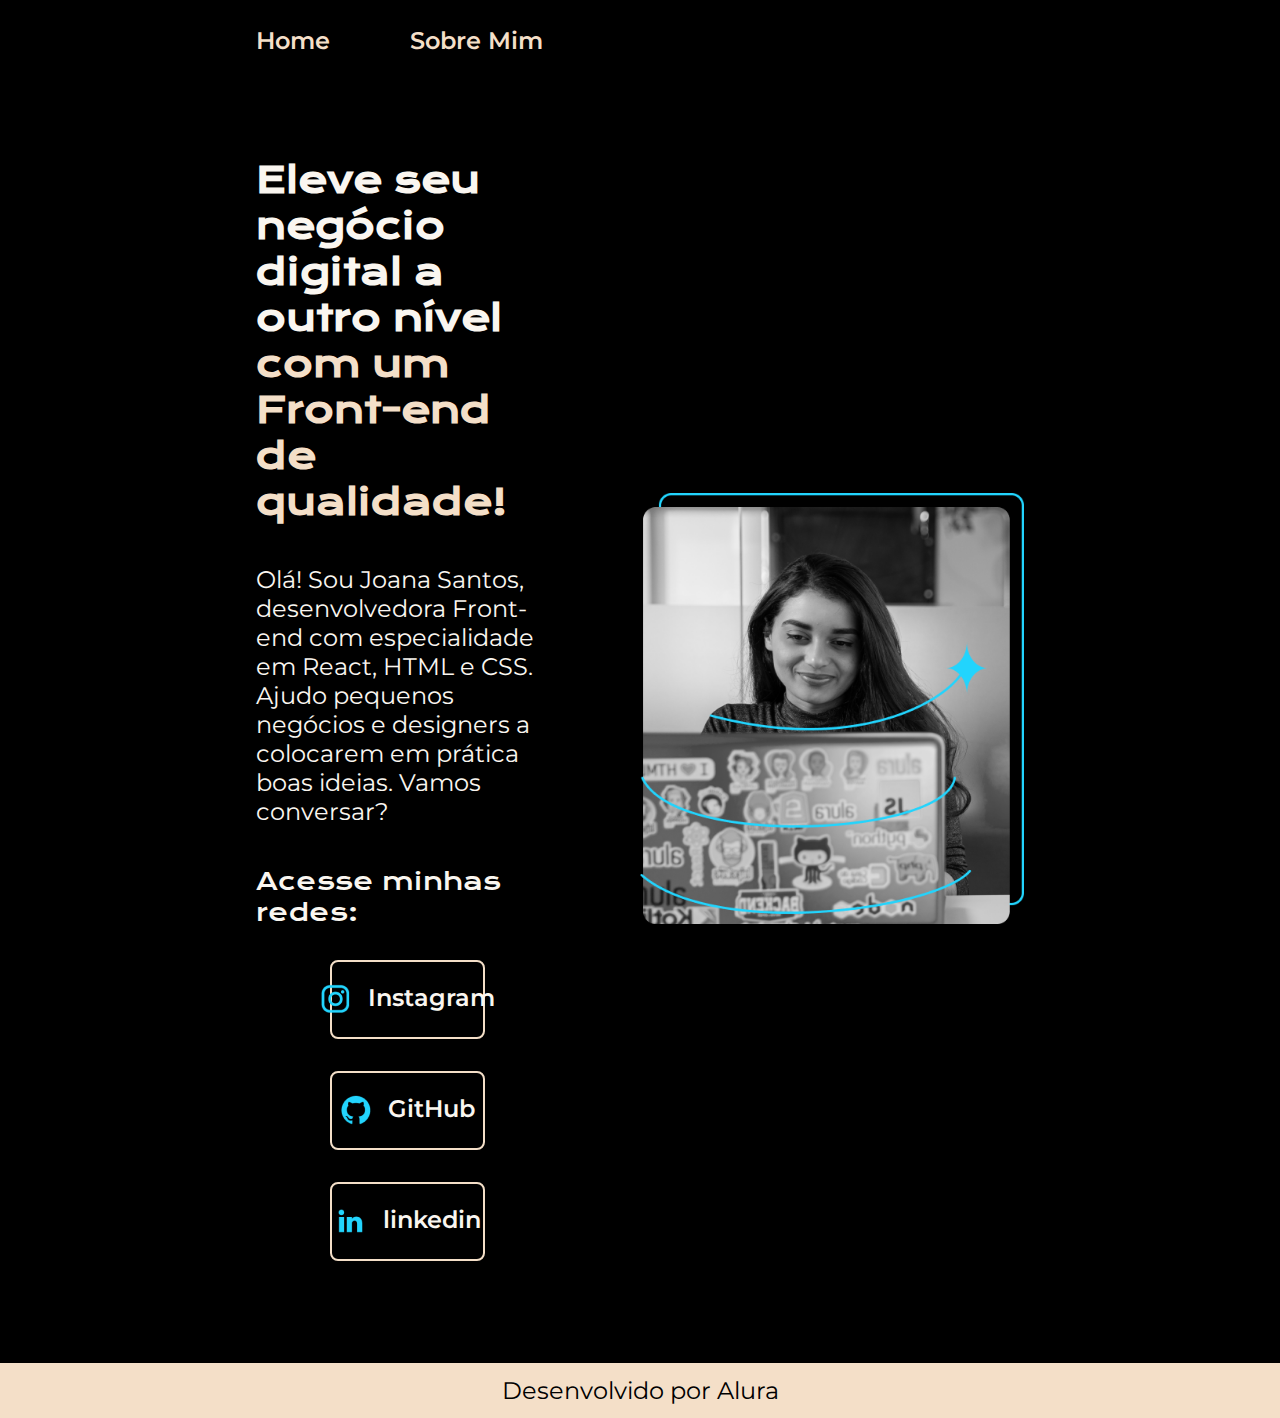
<file: index.html>
<!DOCTYPE html>
<html lang="pt-br">

<head>
    <meta charset="UTF-8">
    <meta http-equiv="X-UA-Compatible" content="IE=edge">
    <meta name="viewport" content="width=device-width, initial-scale=1.0">
    <title>Portifolio</title>
    <link rel="stylesheet" href="./style/style.css">
</head>

<body>
    <header class="cabecalho">
        <nav class="cabecalho__menu">
            <a class="cabecalho__menu__links" href="index.html">Home</a>
            <a class="cabecalho__menu__links" href="about.html">Sobre Mim</a>
        </nav>
    </header>
    <main class="apresentacao">
        <section class="apresentacao__conteudo">
            <h1 class="apresentacao__conteudo__titulo">Eleve seu negócio digital a outro nível<strong 
            class="titulo-destaque"> com um Front-end de qualidade!
            </strong></h1>
            <p class="apresentacao__conteudo__texto">Olá! Sou Joana Santos, desenvolvedora
            Front-end com especialidade em React, HTML e
            CSS. Ajudo pequenos negócios e designers a
            colocarem em prática boas ideias. Vamos
            conversar?</p>
            <div class="apresentacao__links">
                <h2 class="apresentacao__links__subtitulo">Acesse minhas redes:</h2>
                <a class="apresentacao__links__navegacao" href="https://instagram.com/rafaballerini"><img src="./assets/instagram.png" alt="logo instagram"> Instagram</a>
                <a class="apresentacao__links__navegacao" href="https://github.com/guilhermeonrails"><img src="./assets/Logo Github.png" alt="logo github"> GitHub</a>
                <a class="apresentacao__links__navegacao" href="https://www.linkedin.com/feed/"><img src="./assets/linkedin.png" alt="logo linkedin"> linkedin</a>
            </div>
        </section>
        <img class="apresentacao__imagem" src="./assets/Imagem.png" alt="Foto da Joana Santos programando">
    </main>
    <footer class="rodape">
        <p>Desenvolvido por Alura</p>
    </footer>
</body>

</html>
</file>
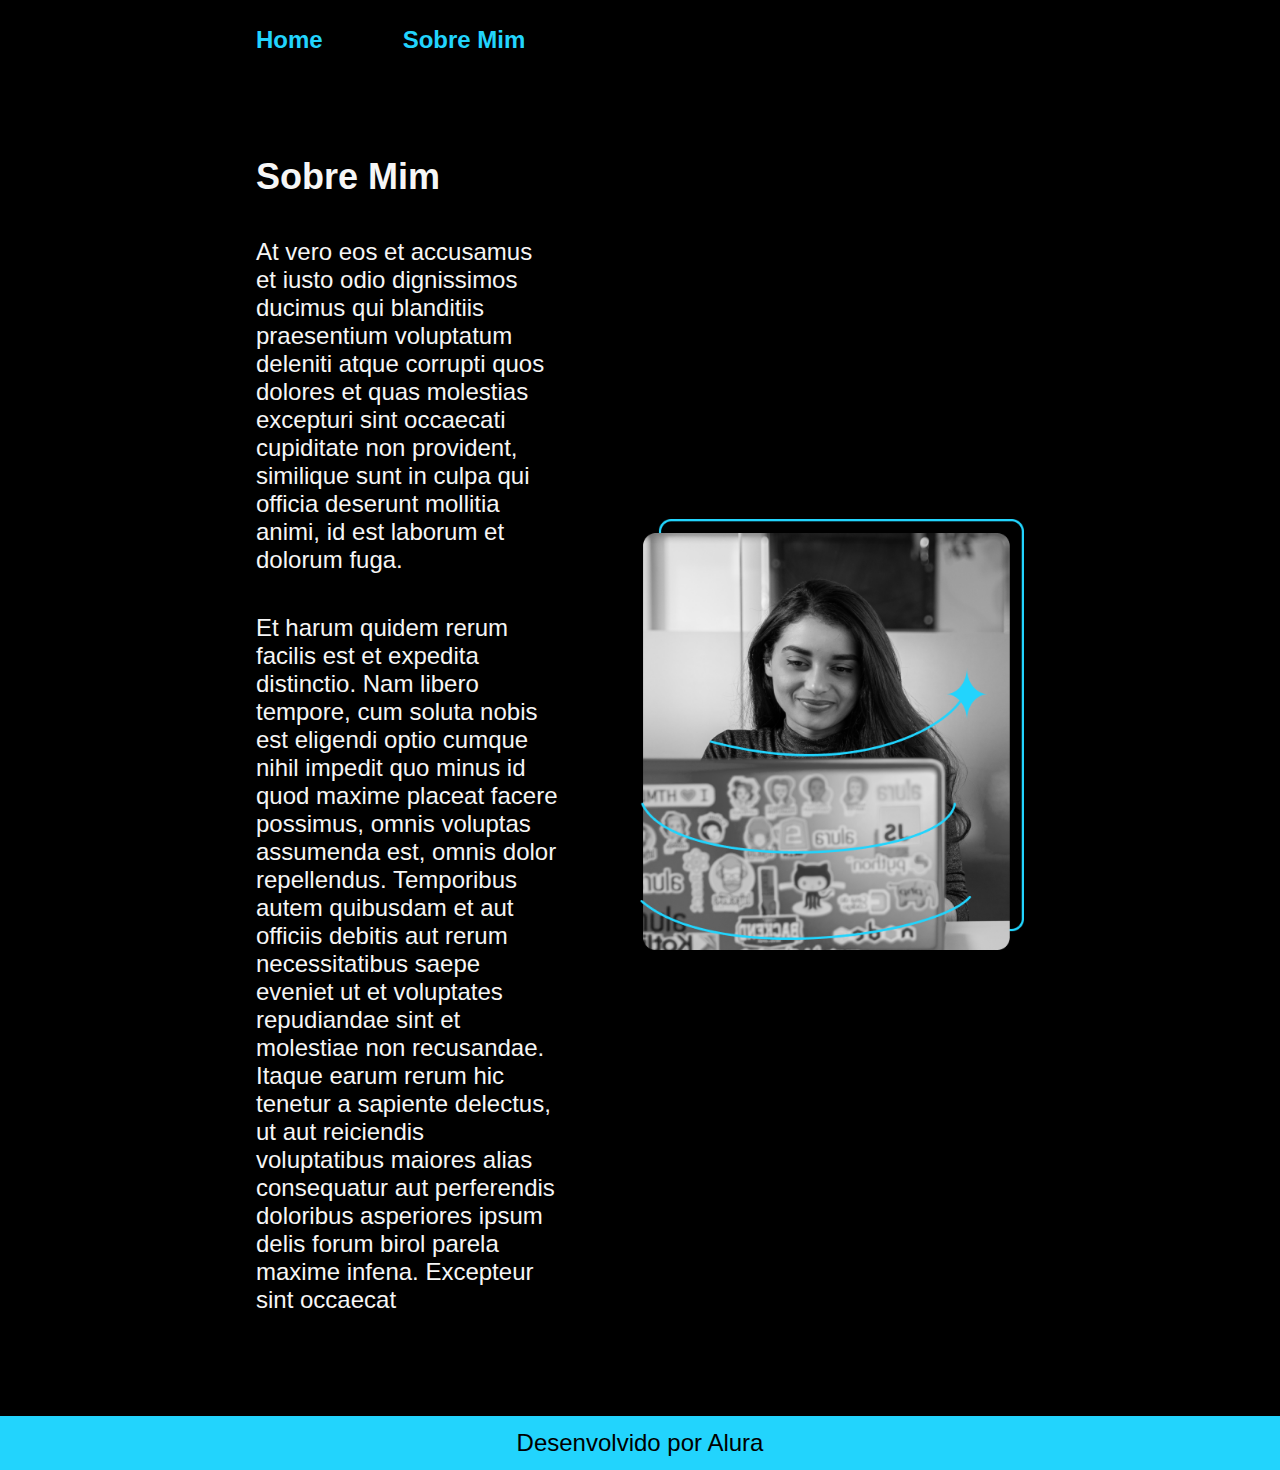
<file: about.html>
<!DOCTYPE html>
<html lang="en">
<head>
  <meta charset="UTF-8">
  <meta name="viewport" content="width=device-width, initial-scale=1.0">
  <link rel="stylesheet" href="./style/about.css">
  <title>Sobre Mim</title>

</head>
<body>
  <header class="cabecalho">
    <nav class="cabecalho__menu">
        <a class="cabecalho__menu__links" href="index.html">Home</a>
        <a class="cabecalho__menu__links" href="about.html">Sobre Mim</a>
    </nav>
  </header>

  <main class="apresentacao">
    <section class="apresentacao__conteudo">
      <h1 class="apresentacao__conteudo__titulo">Sobre Mim</h1>
      <p class="apresentacao__conteudo__texto">At vero eos et accusamus et iusto odio dignissimos ducimus qui blanditiis praesentium voluptatum deleniti atque corrupti quos dolores et quas molestias excepturi sint occaecati cupiditate non provident, similique sunt in culpa qui officia deserunt mollitia animi, id est laborum et dolorum fuga.</p>

      <p class="apresentacao__conteudo__texto">Et harum quidem rerum facilis est et expedita distinctio. Nam libero tempore, cum soluta nobis est eligendi optio cumque nihil impedit quo minus id quod maxime placeat facere possimus, omnis voluptas assumenda est, omnis dolor repellendus. Temporibus autem quibusdam et aut officiis debitis aut rerum necessitatibus saepe eveniet ut et voluptates repudiandae sint et molestiae non recusandae. Itaque earum rerum hic tenetur a sapiente delectus, ut aut reiciendis voluptatibus maiores alias consequatur aut perferendis doloribus asperiores ipsum delis forum birol parela maxime infena. Excepteur sint occaecat </p>
    </section>
    <img class="apresentacao__imagem" src="./assets/Imagem.png" alt="Foto da Joana Santos programando">
  </main>

  <footer class="rodape">
    <p>Desenvolvido por Alura</p>
  </footer>
</body>
</html>
</file>
<file: style/style.css>
@import url('https://fonts.googleapis.com/css2?family=Krona+One&family=Montserrat:wght@400;600&display=swap');

:root {
    --cor-primaria: #000000;
    --cor-secundaria: #F4DFC8;
    --cor-terciaria: #FAF6F0;
}
*{
    margin: 0;
    padding: 0;
}

body{
    
    box-sizing: border-box;
    background-color: var(--cor-primaria);
    color: var(--cor-terciaria);
}

.titulo-destaque{
    color: var(--cor-secundaria);
}
.cabecalho{
    padding: 2% 0 0 20%;
    
}
.cabecalho__menu {
    display: flex;
    gap: 80px;
    
}
.cabecalho__menu__links{
    font-family: 'Montserrat', sans-serif;
    font-size: 1.5rem;
    font-weight: 600;
    color: var(--cor-secundaria);
    text-decoration: none;
}
.apresentacao{
    padding: 8% 20%;
    display: flex;
    align-items: center;
    justify-content: space-between;
    gap: 82px;
}
.apresentacao__conteudo{
    width: 50%;
    display: flex;
    flex-direction: column;
    gap: 40px;
}

.apresentacao__conteudo__titulo{
    font-size: 2.25rem;
    font-family: 'Krona One', sans-serif;
}

.apresentacao__conteudo__texto{
    font-size: 1.5rem;
    font-family: 'Montserrat', sans-serif;
}

.apresentacao__links{
    display: flex;
    justify-content: space-between;
    flex-direction: column;
    align-items: center;
    gap: 32px;
}
.apresentacao__links__subtitulo {
    font-size: 1.5rem;
    font-family: 'Krona One', sans-serif;
    font-weight: 400;
    color: var(--cor-terciaria);

}

.apresentacao__links__navegacao{
    display: flex;
    justify-content: center;
    gap: 16px;
    
    
    border-radius: 8px;
    border: 2px solid var(--cor-secundaria);

    font-size: 1.5rem;
    font-weight: 600;
    padding: 21.5px 0;
    width: 50%;
    text-decoration: none;
    color: var(--cor-terciaria);
    font-family: 'Montserrat', sans-serif;
}

.apresentacao__links__navegacao:hover {
    background: #272727;
}

.apresentacao__imagem{
    width: 50%;
}

.rodape {
    
    text-align: center;
    

    background-color: var(--cor-secundaria);
    padding: 1%;
    color: var(--cor-primaria);
    font-family: 'Montserrat', sans-serif;
    font-size: 1.5rem;
    font-weight: 400;

}

@media (max-width: 1200px) {
    .cabecalho {
        padding: 10%;
    }
    .cabecalho__menu {
        justify-content: center;
    }
    .apresentacao {
        flex-direction: column-reverse;
        padding: 5%;
    }
    .apresentacao__conteudo {
        width: auto;
    }
    .rodape {
        width: auto;
    }

}
</file>
<file: style/about.css>
* {
  margin: 0;
  padding: 0;
}

body {
  box-sizing: border-box;
  background-color: #000000;
  color: #f6f6f6;
}

.cabecalho {
  padding: 2% 0 0 20%;
}

.cabecalho__menu {
  display: flex;
  gap: 80px;
}
.cabecalho__menu__links {
  font-family: 'Montserrat', sans-serif;
  font-size: 1.5rem;
  font-weight: 600;
  color: #22d4fd;
  text-decoration: none;
}

.apresentacao {
  padding: 8% 20%;
  display: flex;
  align-items: center;
  justify-content: space-between;
  gap: 82px;
}

.apresentacao__conteudo {
  width: 50%;
  display: flex;
  flex-direction: column;
  gap: 40px;
}

.apresentacao__conteudo__titulo {
  font-size: 2.25rem;
  font-family: 'Krona One', sans-serif;
}

.apresentacao__conteudo__texto {
  font-size: 1.5rem;
  font-family: 'Montserrat', sans-serif;
}

.apresentacao__imagem {
  width: 50%;
}

.rodape {
  text-align: center;

  background-color: #22d4fd;
  padding: 1%;
  color: #000;
  font-family: 'Montserrat', sans-serif;
  font-size: 1.5rem;
  font-weight: 400;
}

@media (max-width: 1200px) {
  .cabecalho {
    padding: 10%;
  }
  .cabecalho__menu {
    justify-content: center;
  }
  .apresentacao {
    flex-direction: column-reverse;
    padding: 5%;
  }
  .apresentacao__conteudo {
    width: auto;
  }
  .rodape {
    width: auto;
  }
}
</file>
